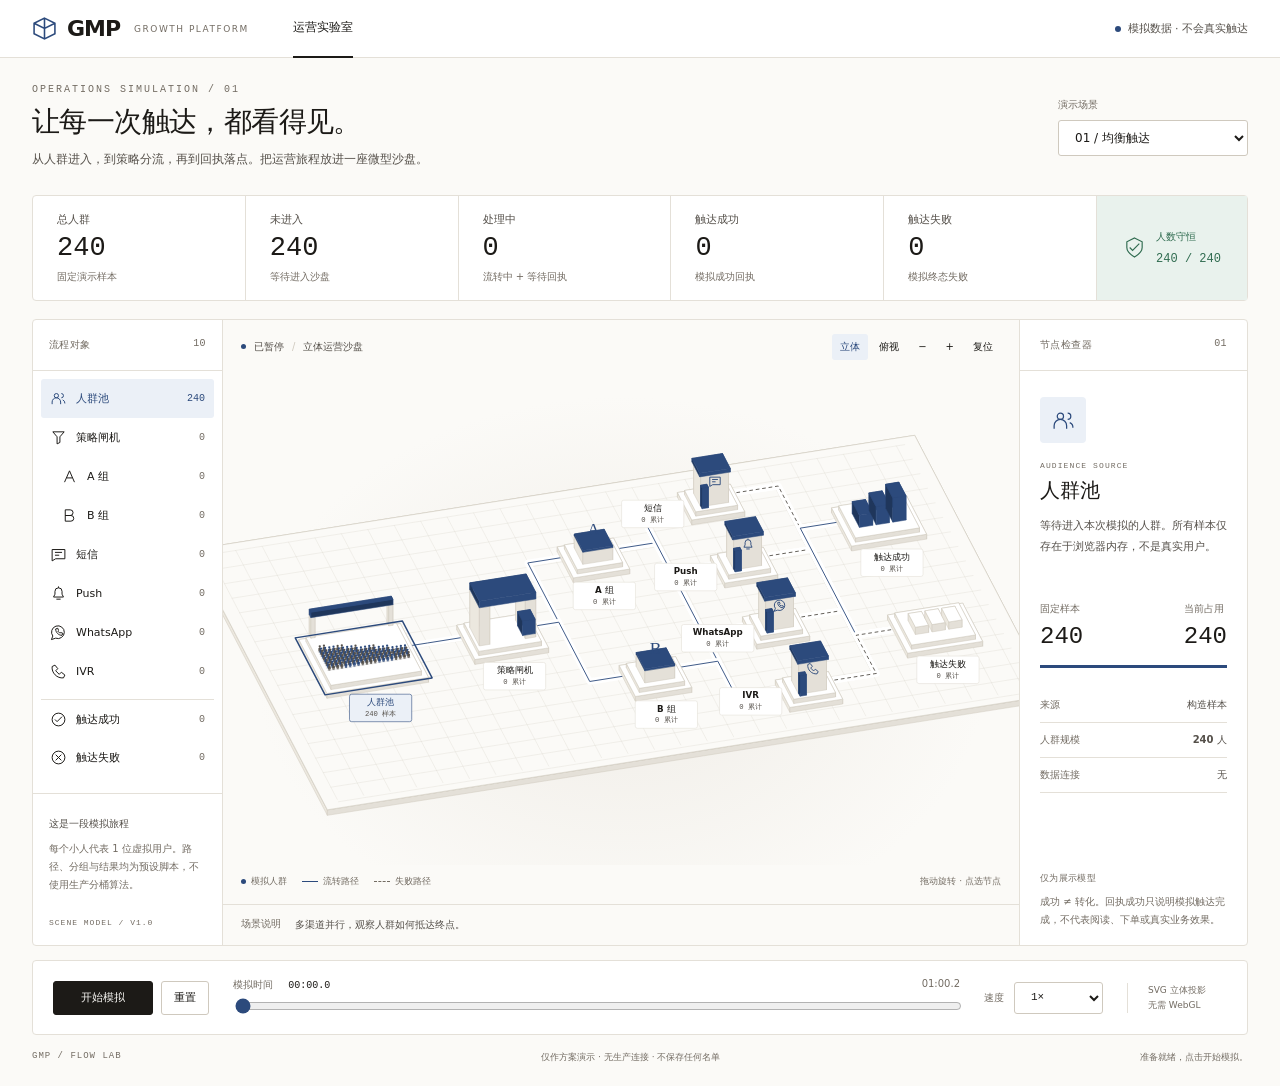
<file: gmp-core/cmd/gmp-flow-demo/web/index.html>
<!doctype html>
<html lang="zh-CN">
<head>
<meta charset="utf-8"><meta name="viewport" content="width=device-width, initial-scale=1">
<meta name="description" content="GMP 运营流程沙盘：使用构造数据演示人群、分流、触达与回执，不连接真实渠道。">
<title>GMP · 运营流程沙盘</title>
<link rel="stylesheet" href="./style.css">
<script type="module" src="./app.mjs"></script>
</head>
<body>
<header class="topbar"><a class="brand" href="./" aria-label="GMP 演示首页"><svg viewBox="0 0 24 24" aria-hidden="true"><path d="m12 2 10 5v10l-10 5-10-5V7zm0 0v10m10-5-10 5L2 7m10 5v10"/></svg>GMP <span>GROWTH PLATFORM</span></a><span class="topnav">运营实验室</span><span class="demo-badge"><span></span>模拟数据 · 不会真实触达</span></header>
<main>
<section class="intro"><div><p class="eyebrow">OPERATIONS SIMULATION / 01</p><h1>让每一次触达，都看得见。</h1><p class="subtitle">从人群进入，到策略分流，再到回执落点。把运营旅程放进一座微型沙盘。</p></div><div class="scene-selector"><label for="scenario">演示场景</label><select id="scenario"><option value="baseline">01 / 均衡触达</option><option value="pressure">02 / 回执延迟</option><option value="recovery">03 / 优化示意</option></select></div></section>
<section class="metrics" aria-label="实时模拟统计"><div class="metric"><span>总人群</span><strong id="total">240</strong><small>固定演示样本</small></div><div class="metric"><span>未进入</span><strong id="queued">240</strong><small>等待进入沙盘</small></div><div class="metric"><span>处理中</span><strong id="active">0</strong><small>流转中 + 等待回执</small></div><div class="metric"><span>触达成功</span><strong id="success">0</strong><small>模拟成功回执</small></div><div class="metric"><span>触达失败</span><strong id="failed">0</strong><small>模拟终态失败</small></div><div class="balance"><svg viewBox="0 0 24 24" aria-hidden="true"><path d="m7 12 3 3 7-7M12 2l8 4v6c0 5-8 10-8 10S4 17 4 12V6z"/></svg><span>人数守恒<strong id="balance">240 / 240</strong></span></div></section>
<section class="workspace">
<aside class="left-panel"><div class="panel-label"><span>流程对象</span><span id="node-total">10</span></div><div id="node-list" class="node-list" aria-label="选择流程节点"></div><div class="left-note"><span class="tiny-heading">这是一段模拟旅程</span><p>每个小人代表 1 位虚拟用户。路径、分组与结果均为预设脚本，不使用生产分桶算法。</p><span class="version">SCENE MODEL / V1.0</span></div></aside>
<div class="world-wrap"><div class="world-toolbar"><div class="world-title"><span class="live-dot"></span><span id="play-state">已暂停</span><span class="divider">/</span><span>立体运营沙盘</span></div><div class="view-controls" aria-label="视角控制"><button id="isometric" class="active" aria-pressed="true">立体</button><button id="top" aria-pressed="false">俯视</button><button id="zoom-out" aria-label="缩小">−</button><button id="zoom-in" aria-label="放大">+</button><button id="view-reset" aria-label="重置视角">复位</button></div></div>
<div class="world" id="world"><svg id="scene" viewBox="0 0 1100 680" role="img" aria-labelledby="scene-title scene-desc"><title id="scene-title">运营流程立体沙盘</title><desc id="scene-desc">左侧人群穿过策略闸机，分到 A/B 两组，再经过短信、Push、WhatsApp、IVR，抵达成功或失败。节点详情可通过左侧按钮访问。</desc><defs><pattern id="floor-grid" width="40" height="40" patternUnits="userSpaceOnUse"><path d="M40 0H0V40" fill="none" stroke="#e4e0d8" stroke-width=".6"/></pattern></defs><g id="ground"></g><g id="routes"></g><g id="objects"></g><g id="labels"></g></svg></div>
<div class="world-foot"><span><span class="legend-dot"></span>模拟人群 <span class="legend-line"></span>流转路径 <span class="legend-dash"></span>失败路径</span><span>拖动旋转 · 点选节点</span></div><div class="scenario-note"><span>场景说明</span><p id="scenario-note">多渠道并行，观察人群如何抵达终点。</p></div></div>
<aside class="detail-panel" aria-labelledby="detail-title"><div class="panel-label"><span>节点检查器</span><span id="detail-index">01</span></div><div id="detail-icon" class="detail-icon"></div><p class="detail-kind" id="detail-kind">AUDIENCE SOURCE</p><h2 id="detail-title">人群池</h2><p id="detail-desc" class="detail-desc"></p><div class="detail-stats"><div><span id="arrived-label">固定样本</span><strong id="detail-arrived">240</strong></div><div><span>当前占用</span><strong id="detail-active">240</strong></div></div><div class="mini-track"><span id="detail-progress"></span></div><div id="detail-rules" class="detail-rules"></div><div class="detail-bottom"><span>仅为展示模型</span><p>成功 ≠ 转化。回执成功只说明模拟触达完成，不代表阅读、下单或真实业务效果。</p></div></aside>
</section>
<section class="transport" aria-label="模拟播放控制"><div class="play-controls"><button id="play" class="primary">开始模拟</button><button id="reset" aria-label="重置模拟">重置</button></div><div class="timeline"><div><span>模拟时间 <strong id="time">00:00.0</strong></span><span id="duration">01:00.2</span></div><input id="timeline" type="range" min="0" max="60.24" step="any" value="0" aria-label="模拟时间位置"></div><label class="speed">速度<select id="speed"><option value="0.5">0.5×</option><option value="1" selected>1×</option><option value="2">2×</option><option value="4">4×</option></select></label><span class="motion-note" id="motion-note">SVG 立体投影<br>无需 WebGL</span></section>
<footer><span>GMP / FLOW LAB</span><span>仅作方案演示 · 无生产连接 · 不保存任何名单</span><span id="status-message" role="status" aria-live="polite">准备就绪，点击开始模拟。</span></footer>
</main>
<noscript>此演示需要 JavaScript。它仅在浏览器内计算模拟数据，不连接任何外部渠道。</noscript>
</body>
</html>
</file>
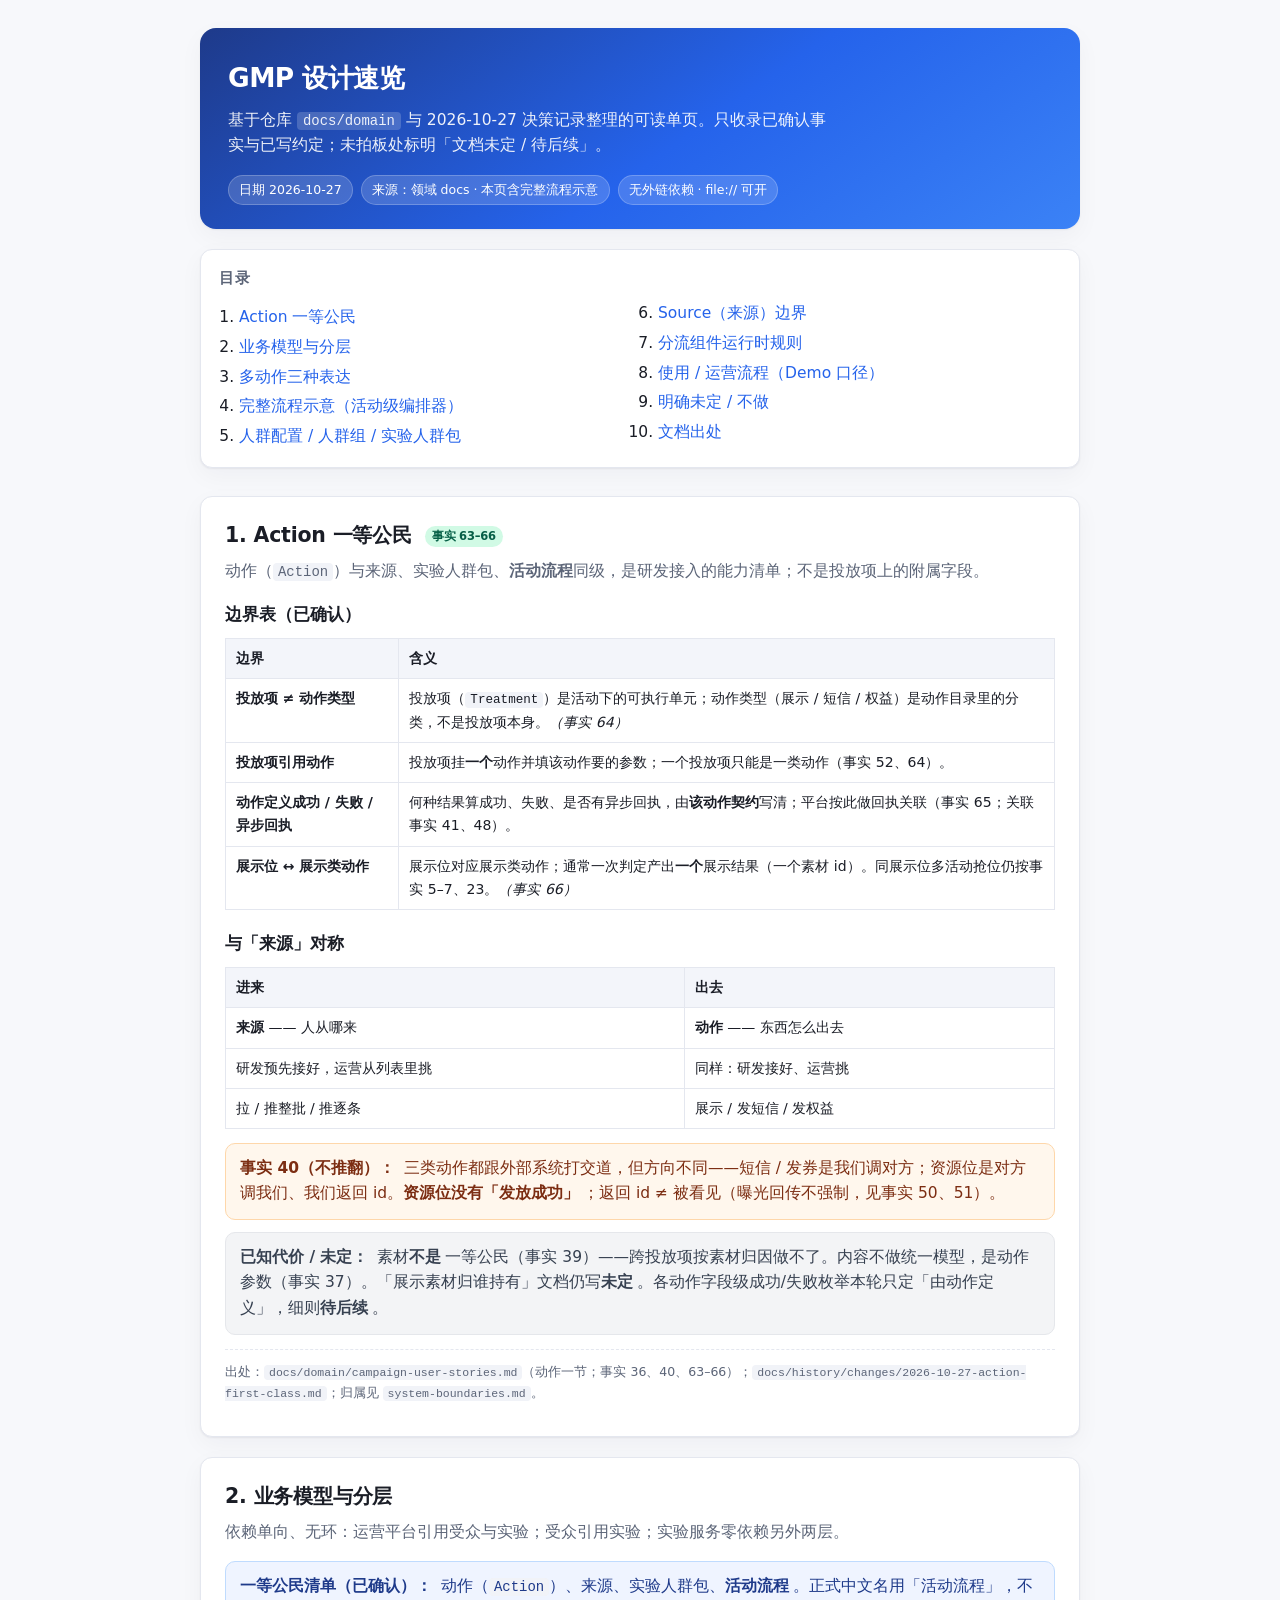
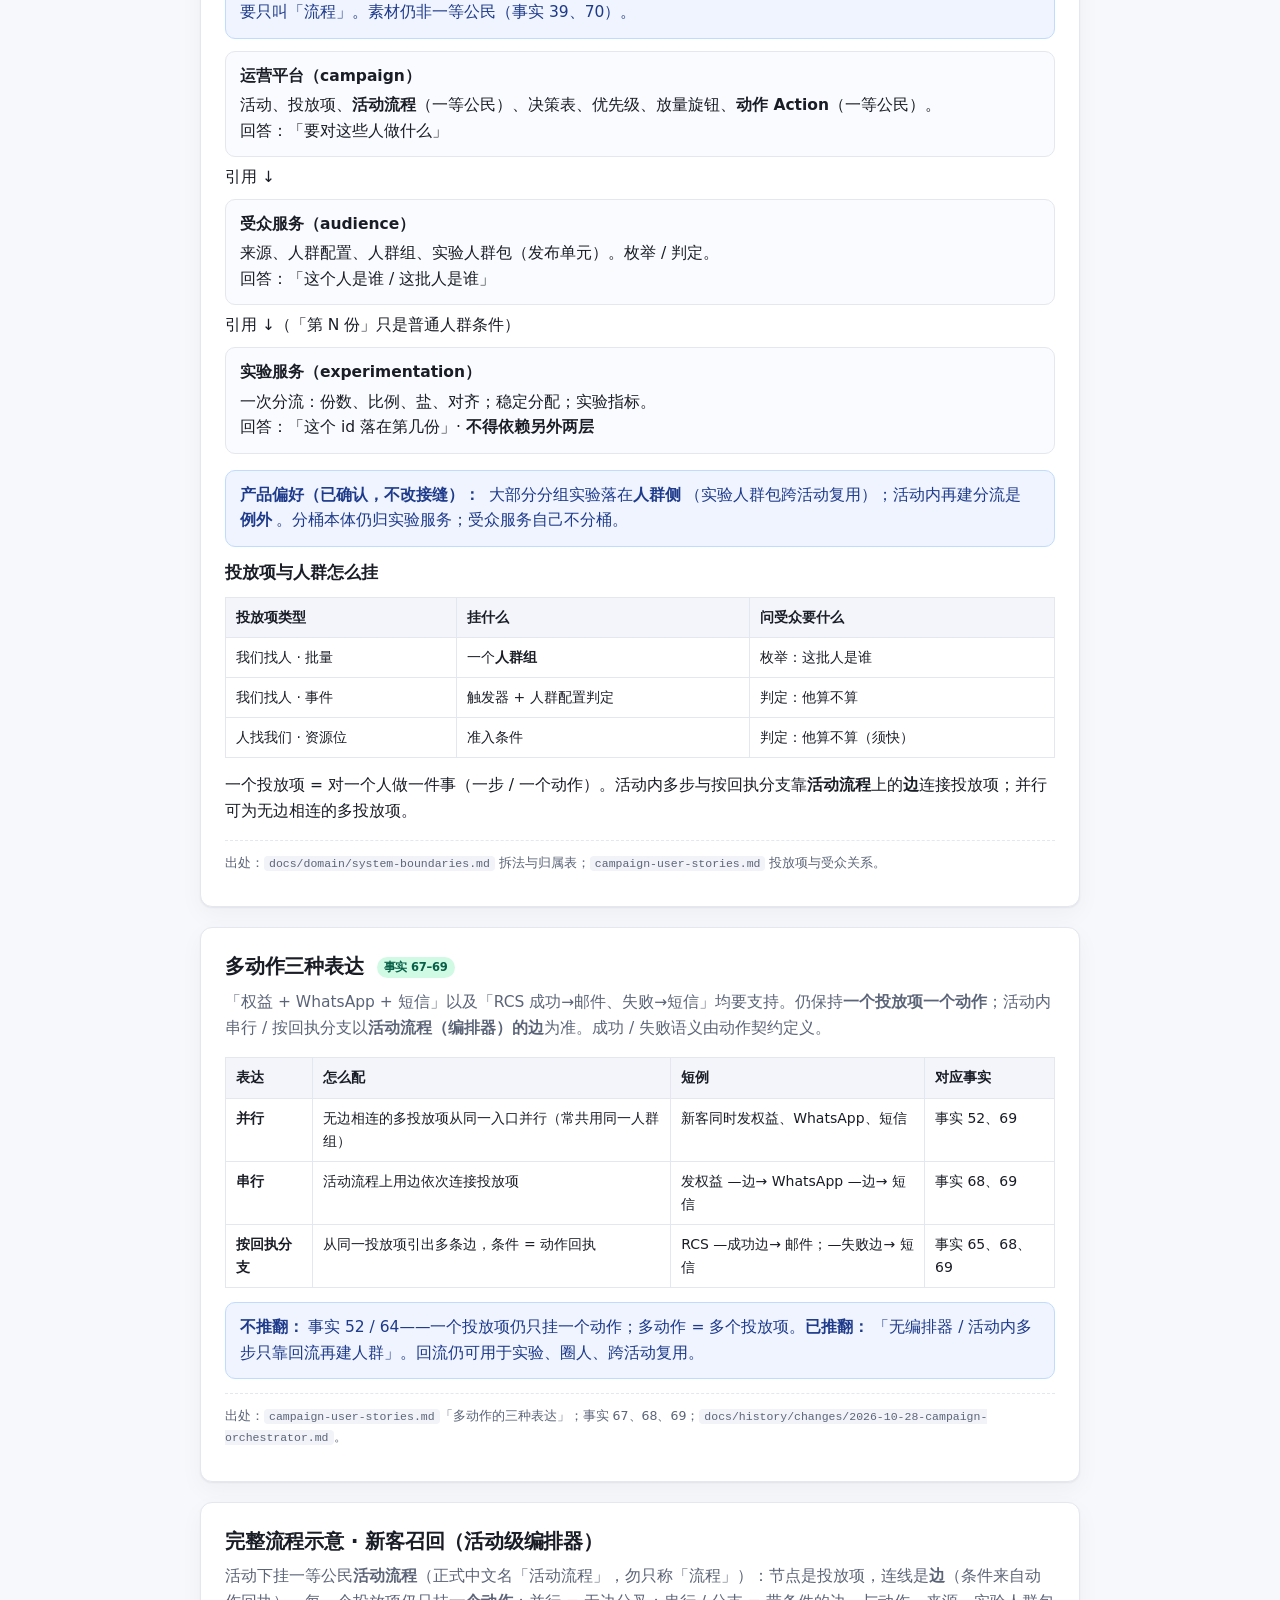
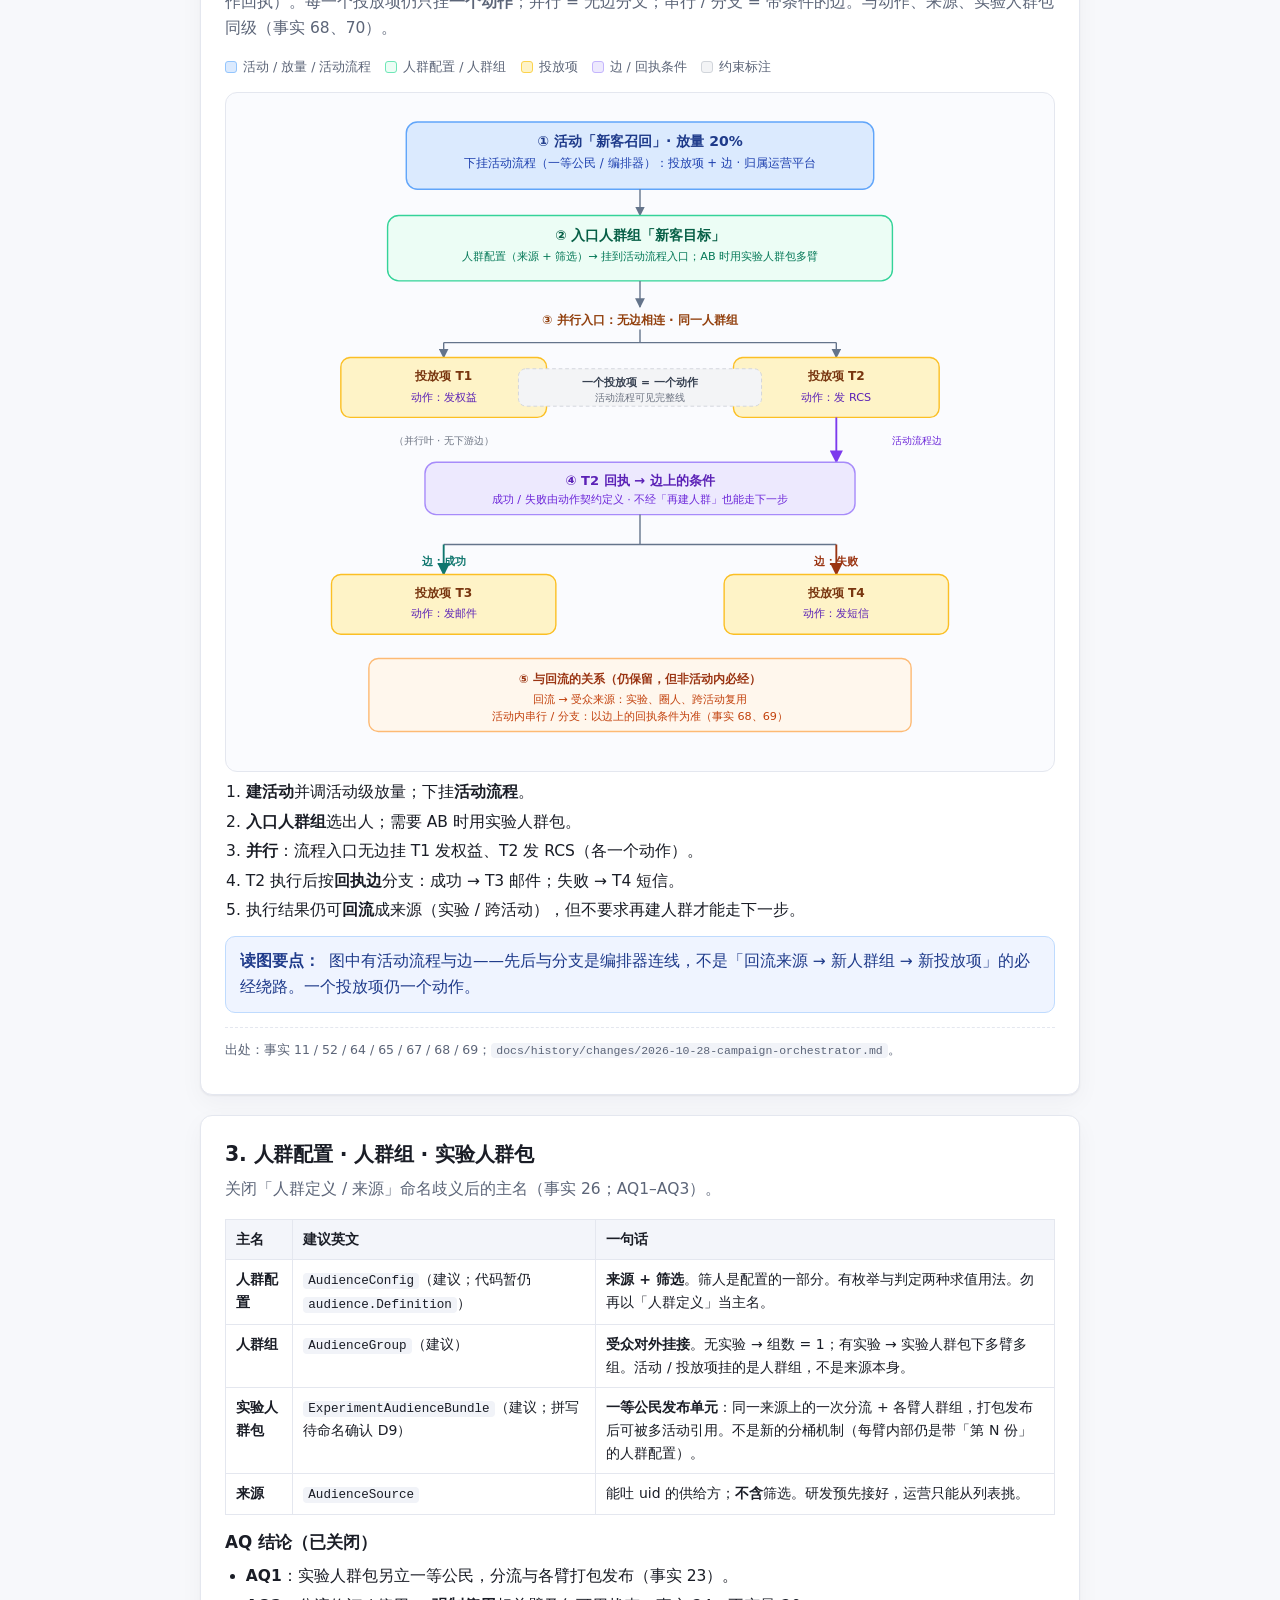
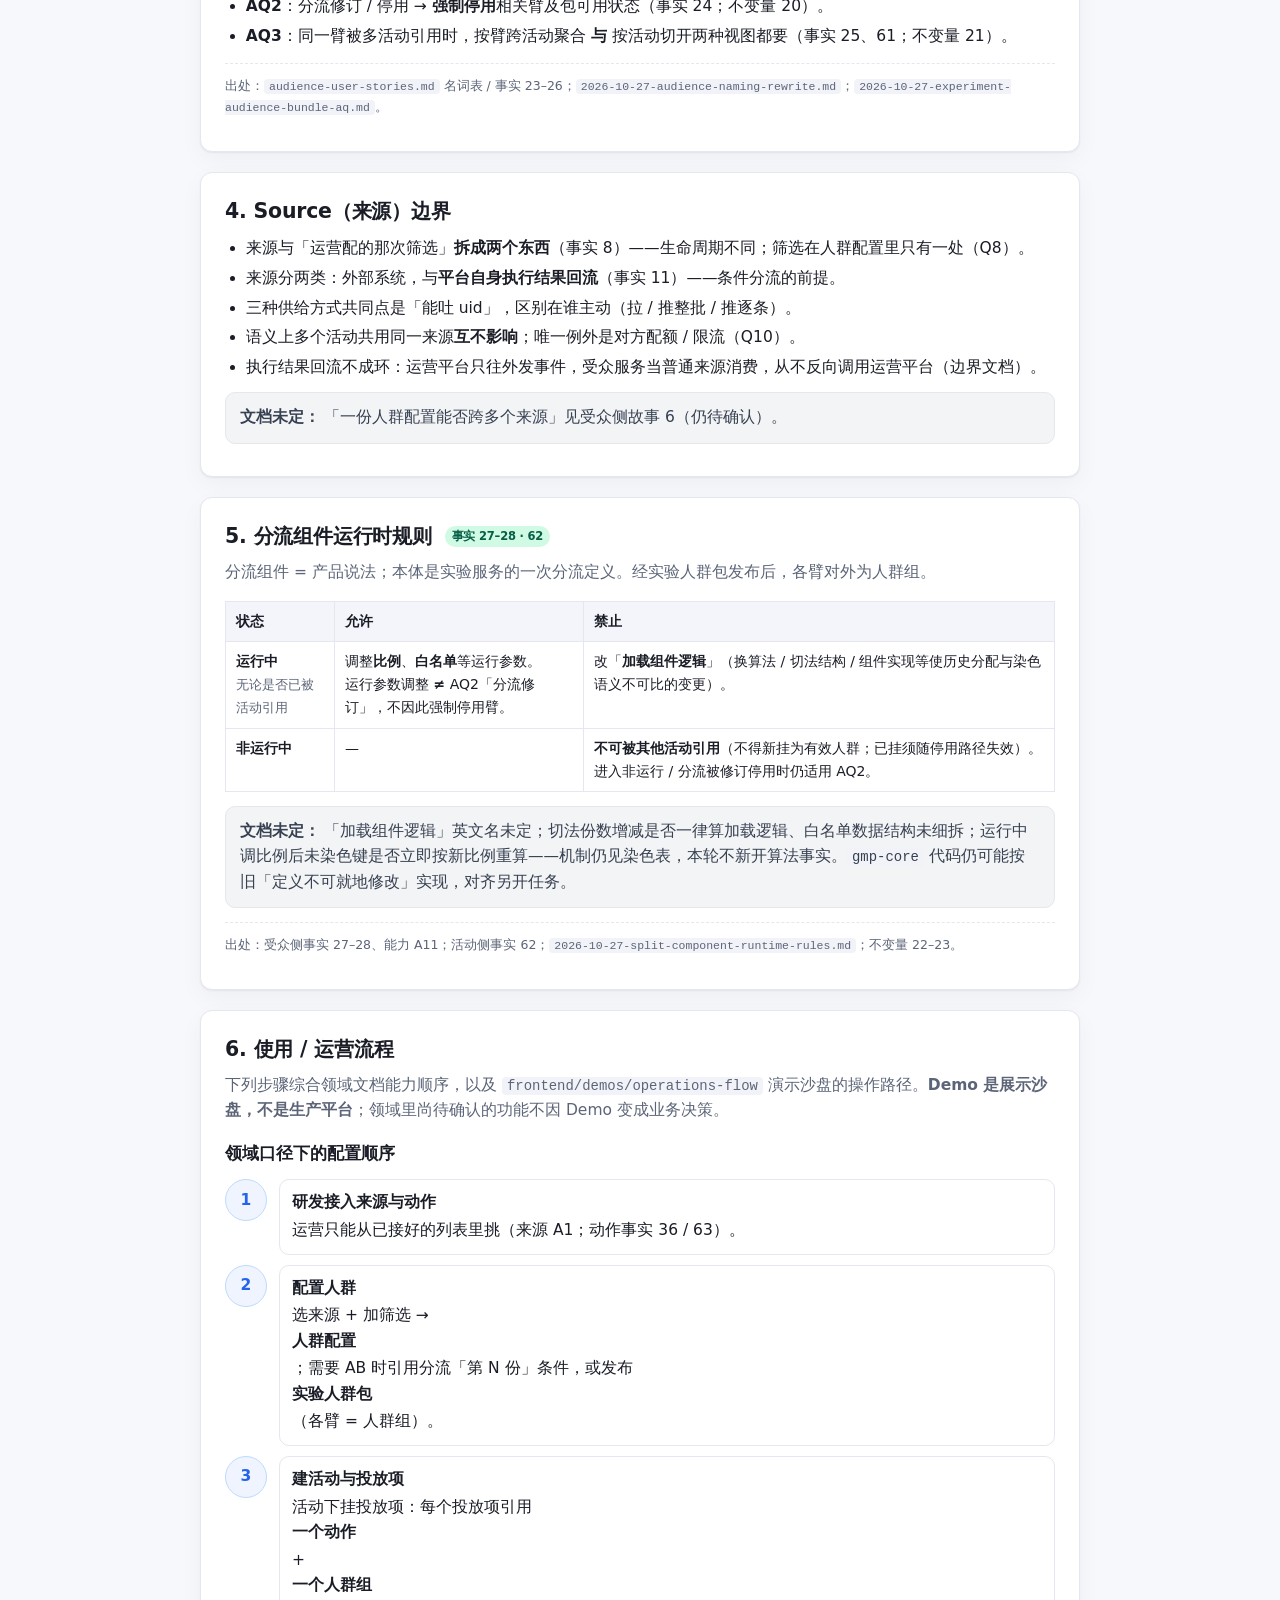
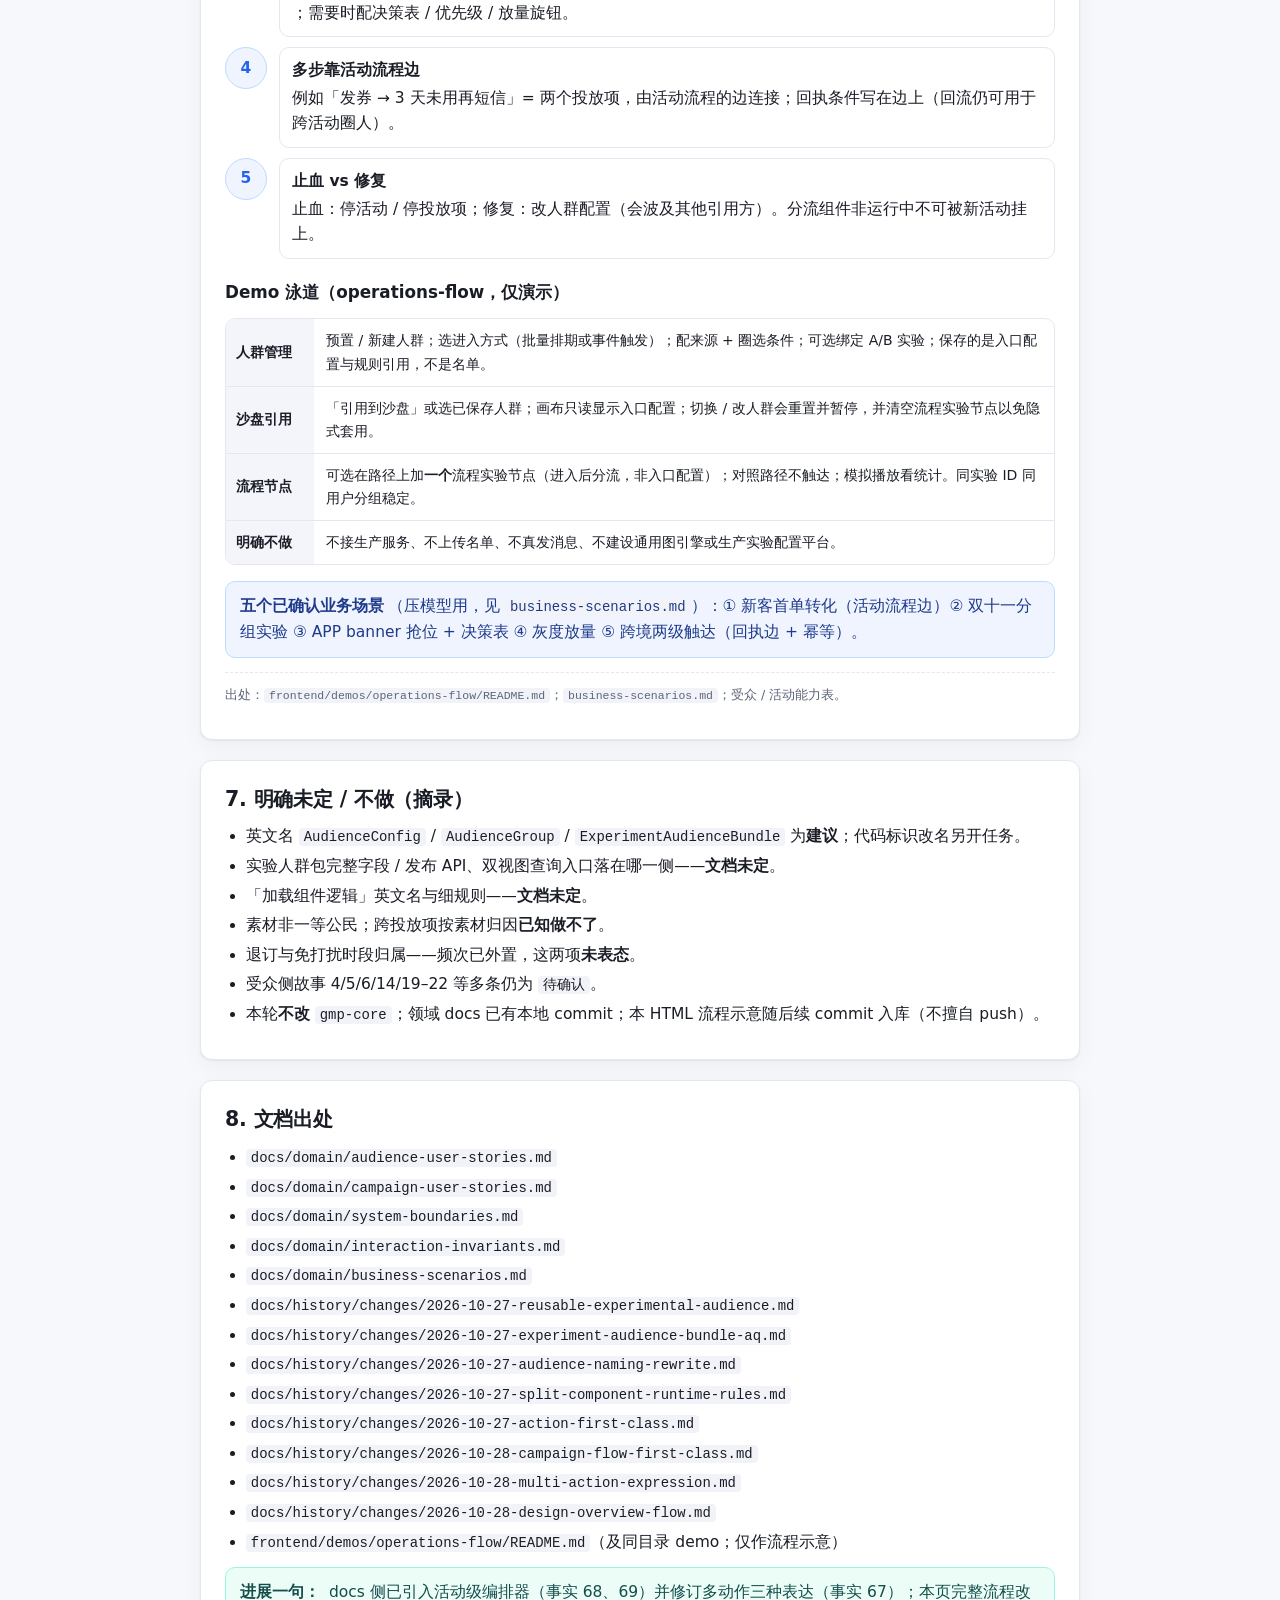
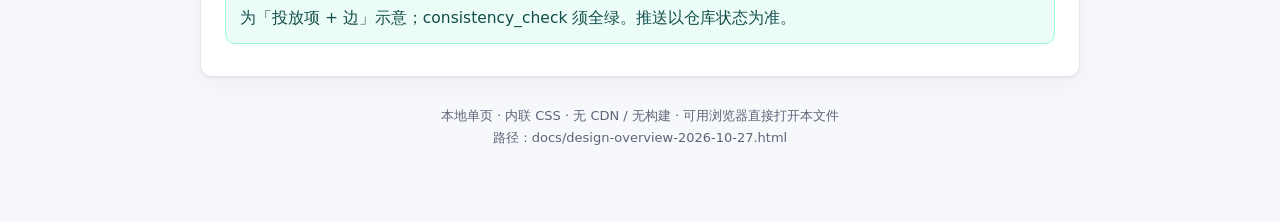
<file: docs/design-overview-2026-10-27.html>
<!DOCTYPE html>
<html lang="zh-CN">
<head>
<meta charset="utf-8" />
<meta name="viewport" content="width=device-width, initial-scale=1" />
<title>GMP 设计速览 · 2026-10-27</title>
<style>
  :root {
    --bg: #f7f8fb;
    --card: #ffffff;
    --ink: #1a1d26;
    --muted: #5c6578;
    --line: #e4e7ef;
    --accent: #2563eb;
    --accent-soft: #eff4ff;
    --ok: #0f766e;
    --ok-bg: #ecfdf8;
    --warn: #9a3412;
    --warn-bg: #fff7ed;
    --pending: #6b7280;
    --pending-bg: #f3f4f6;
    --shadow: 0 1px 2px rgba(16,24,40,.06), 0 8px 24px rgba(16,24,40,.04);
    --radius: 12px;
    --mono: ui-monospace, SFMono-Regular, Menlo, Consolas, monospace;
    --sans: "Segoe UI", "PingFang SC", "Hiragino Sans GB", "Microsoft YaHei", system-ui, sans-serif;
  }
  * { box-sizing: border-box; }
  html { scroll-behavior: smooth; }
  body {
    margin: 0;
    font-family: var(--sans);
    color: var(--ink);
    background: var(--bg);
    line-height: 1.65;
    font-size: 15.5px;
  }
  a { color: var(--accent); text-decoration: none; }
  a:hover { text-decoration: underline; }
  .wrap {
    max-width: 920px;
    margin: 0 auto;
    padding: 28px 20px 80px;
  }
  header.hero {
    background: linear-gradient(145deg, #1e3a8a 0%, #2563eb 55%, #3b82f6 100%);
    color: #fff;
    border-radius: 16px;
    padding: 28px 28px 24px;
    box-shadow: var(--shadow);
    margin-bottom: 20px;
  }
  header.hero h1 {
    margin: 0 0 8px;
    font-size: 1.65rem;
    font-weight: 700;
    letter-spacing: -.02em;
  }
  header.hero p {
    margin: 0;
    opacity: .92;
    max-width: 62ch;
  }
  .meta {
    display: flex;
    flex-wrap: wrap;
    gap: 8px;
    margin-top: 16px;
  }
  .chip {
    display: inline-flex;
    align-items: center;
    gap: 6px;
    padding: 4px 10px;
    border-radius: 999px;
    font-size: 12.5px;
    background: rgba(255,255,255,.16);
    border: 1px solid rgba(255,255,255,.22);
  }
  nav.toc {
    background: var(--card);
    border: 1px solid var(--line);
    border-radius: var(--radius);
    padding: 16px 18px;
    box-shadow: var(--shadow);
    margin-bottom: 28px;
  }
  nav.toc h2 {
    margin: 0 0 10px;
    font-size: 0.95rem;
    color: var(--muted);
    font-weight: 600;
    text-transform: uppercase;
    letter-spacing: .04em;
  }
  nav.toc ol {
    margin: 0;
    padding-left: 1.25rem;
    columns: 1;
  }
  @media (min-width: 640px) {
    nav.toc ol { columns: 2; }
  }
  nav.toc li { margin: 4px 0; break-inside: avoid; }
  section.block {
    background: var(--card);
    border: 1px solid var(--line);
    border-radius: var(--radius);
    padding: 22px 24px 20px;
    box-shadow: var(--shadow);
    margin-bottom: 20px;
  }
  section.block > h2 {
    margin: 0 0 6px;
    font-size: 1.28rem;
    letter-spacing: -.01em;
  }
  .lede {
    color: var(--muted);
    margin: 0 0 16px;
  }
  h3 {
    margin: 20px 0 8px;
    font-size: 1.05rem;
  }
  h3:first-of-type { margin-top: 8px; }
  table {
    width: 100%;
    border-collapse: collapse;
    font-size: 14px;
    margin: 10px 0 14px;
  }
  th, td {
    border: 1px solid var(--line);
    padding: 8px 10px;
    vertical-align: top;
    text-align: left;
  }
  th {
    background: #f3f5fa;
    font-weight: 600;
    white-space: nowrap;
  }
  code, .mono {
    font-family: var(--mono);
    font-size: 0.9em;
  }
  code {
    background: #f1f3f8;
    padding: 1px 5px;
    border-radius: 4px;
  }
  .callout {
    border-radius: 10px;
    padding: 12px 14px;
    margin: 12px 0;
    border: 1px solid transparent;
  }
  .callout.ok { background: var(--ok-bg); border-color: #99f6e4; color: #134e4a; }
  .callout.warn { background: var(--warn-bg); border-color: #fed7aa; color: #7c2d12; }
  .callout.note { background: var(--accent-soft); border-color: #bfdbfe; color: #1e3a8a; }
  .callout.pending { background: var(--pending-bg); border-color: #e5e7eb; color: #374151; }
  .callout strong { display: inline-block; margin-right: 4px; }
  ul.compact, ol.compact { margin: 8px 0 12px; padding-left: 1.3rem; }
  ul.compact li, ol.compact li { margin: 4px 0; }
  .layers {
    display: grid;
    gap: 8px;
    margin: 12px 0 16px;
  }
  .layer {
    border: 1px solid var(--line);
    border-radius: 10px;
    padding: 12px 14px;
    background: #fafbfe;
  }
  .layer .title {
    font-weight: 700;
    margin-bottom: 4px;
  }
  .layer .arrow {
    text-align: center;
    color: var(--muted);
    font-size: 13px;
    margin: -2px 0;
  }
  .flow {
    display: grid;
    gap: 10px;
    margin: 12px 0;
  }
  .step {
    display: grid;
    grid-template-columns: 42px 1fr;
    gap: 12px;
    align-items: start;
  }
  .step .n {
    width: 42px;
    height: 42px;
    border-radius: 50%;
    background: var(--accent-soft);
    color: var(--accent);
    display: flex;
    align-items: center;
    justify-content: center;
    font-weight: 700;
    border: 1px solid #bfdbfe;
  }
  .step .body {
    border: 1px solid var(--line);
    border-radius: 10px;
    padding: 10px 12px;
    background: #fff;
  }
  .step .body strong { display: block; margin-bottom: 2px; }
  .swim {
    display: grid;
    grid-template-columns: 88px 1fr;
    gap: 0;
    border: 1px solid var(--line);
    border-radius: 10px;
    overflow: hidden;
    margin: 12px 0 16px;
    font-size: 14px;
  }
  .swim .lane-label {
    background: #f3f5fa;
    padding: 10px;
    font-weight: 600;
    border-bottom: 1px solid var(--line);
    display: flex;
    align-items: center;
  }
  .swim .lane-body {
    padding: 10px 12px;
    border-bottom: 1px solid var(--line);
  }
  .swim > *:nth-last-child(-n+2) { border-bottom: none; }
  footer {
    margin-top: 28px;
    color: var(--muted);
    font-size: 13px;
    text-align: center;
  }
  .src {
    font-size: 12.5px;
    color: var(--muted);
    margin-top: 14px;
    padding-top: 12px;
    border-top: 1px dashed var(--line);
  }
  .src code { font-size: 11.5px; }
  .tag {
    display: inline-block;
    font-size: 11.5px;
    padding: 1px 7px;
    border-radius: 999px;
    background: #eef2ff;
    color: #3730a3;
    margin-left: 6px;
    vertical-align: middle;
  }
  .tag.pending { background: var(--pending-bg); color: #4b5563; }
  .tag.ok { background: #d1fae5; color: #065f46; }

  /* 完整流程示意 */
  .flow-demo {
    margin: 14px 0 8px;
    border: 1px solid var(--line);
    border-radius: 12px;
    background: #fafbfe;
    padding: 14px 12px 10px;
    overflow-x: auto;
  }
  .flow-demo svg {
    display: block;
    margin: 0 auto;
    max-width: 100%;
    height: auto;
  }
  .flow-legend {
    display: flex;
    flex-wrap: wrap;
    gap: 8px 14px;
    margin: 10px 0 4px;
    font-size: 12.5px;
    color: var(--muted);
  }
  .flow-legend span {
    display: inline-flex;
    align-items: center;
    gap: 6px;
  }
  .flow-legend i {
    display: inline-block;
    width: 12px;
    height: 12px;
    border-radius: 3px;
    border: 1px solid transparent;
  }
  .flow-legend .lg-camp { background: #dbeafe; border-color: #93c5fd; }
  .flow-legend .lg-aud { background: #ecfdf5; border-color: #6ee7b7; }
  .flow-legend .lg-treat { background: #fef3c7; border-color: #fcd34d; }
  .flow-legend .lg-act { background: #ede9fe; border-color: #c4b5fd; }
  .flow-legend .lg-note { background: #f3f4f6; border-color: #d1d5db; }
  .flow-caption {
    font-size: 13px;
    color: var(--muted);
    margin: 8px 0 0;
  }
</style>
</head>
<body>
<div class="wrap">

<header class="hero">
  <h1>GMP 设计速览</h1>
  <p>基于仓库 <code style="background:rgba(255,255,255,.2);color:#fff;padding:1px 6px;border-radius:4px;">docs/domain</code> 与 2026-10-27 决策记录整理的可读单页。只收录已确认事实与已写约定；未拍板处标明「文档未定 / 待后续」。</p>
  <div class="meta">
    <span class="chip">日期 2026-10-27</span>
    <span class="chip">来源：领域 docs · 本页含完整流程示意</span>
    <span class="chip">无外链依赖 · file:// 可开</span>
  </div>
</header>

<nav class="toc" aria-label="目录">
  <h2>目录</h2>
  <ol>
    <li><a href="#action">Action 一等公民</a></li>
    <li><a href="#model">业务模型与分层</a></li>
    <li><a href="#multi-action">多动作三种表达</a></li>
    <li><a href="#full-flow">完整流程示意（活动级编排器）</a></li>
    <li><a href="#audience-names">人群配置 / 人群组 / 实验人群包</a></li>
    <li><a href="#source">Source（来源）边界</a></li>
    <li><a href="#split-runtime">分流组件运行时规则</a></li>
    <li><a href="#ops-flow">使用 / 运营流程（Demo 口径）</a></li>
    <li><a href="#open">明确未定 / 不做</a></li>
    <li><a href="#sources">文档出处</a></li>
  </ol>
</nav>

<!-- ========== 1 Action ========== -->
<section class="block" id="action">
  <h2>1. Action 一等公民 <span class="tag ok">事实 63–66</span></h2>
  <p class="lede">动作（<code>Action</code>）与来源、实验人群包、<strong>活动流程</strong>同级，是研发接入的能力清单；不是投放项上的附属字段。</p>

  <h3>边界表（已确认）</h3>
  <table>
    <thead><tr><th>边界</th><th>含义</th></tr></thead>
    <tbody>
      <tr>
        <td><strong>投放项 ≠ 动作类型</strong></td>
        <td>投放项（<code>Treatment</code>）是活动下的可执行单元；动作类型（展示 / 短信 / 权益）是动作目录里的分类，不是投放项本身。<em>（事实 64）</em></td>
      </tr>
      <tr>
        <td><strong>投放项引用动作</strong></td>
        <td>投放项挂<strong>一个</strong>动作并填该动作要的参数；一个投放项只能是一类动作（事实 52、64）。</td>
      </tr>
      <tr>
        <td><strong>动作定义成功 / 失败 / 异步回执</strong></td>
        <td>何种结果算成功、失败、是否有异步回执，由<strong>该动作契约</strong>写清；平台按此做回执关联（事实 65；关联事实 41、48）。</td>
      </tr>
      <tr>
        <td><strong>展示位 ↔ 展示类动作</strong></td>
        <td>展示位对应展示类动作；通常一次判定产出<strong>一个</strong>展示结果（一个素材 id）。同展示位多活动抢位仍按事实 5–7、23。<em>（事实 66）</em></td>
      </tr>
    </tbody>
  </table>

  <h3>与「来源」对称</h3>
  <table>
    <thead><tr><th>进来</th><th>出去</th></tr></thead>
    <tbody>
      <tr><td><strong>来源</strong> —— 人从哪来</td><td><strong>动作</strong> —— 东西怎么出去</td></tr>
      <tr><td>研发预先接好，运营从列表里挑</td><td>同样：研发接好、运营挑</td></tr>
      <tr><td>拉 / 推整批 / 推逐条</td><td>展示 / 发短信 / 发权益</td></tr>
    </tbody>
  </table>

  <div class="callout warn">
    <strong>事实 40（不推翻）：</strong>
    三类动作都跟外部系统打交道，但方向不同——短信 / 发券是我们调对方；资源位是对方调我们、我们返回 id。<strong>资源位没有「发放成功」</strong>；返回 id ≠ 被看见（曝光回传不强制，见事实 50、51）。
  </div>

  <div class="callout pending">
    <strong>已知代价 / 未定：</strong>
    素材<strong>不是</strong>一等公民（事实 39）——跨投放项按素材归因做不了。内容不做统一模型，是动作参数（事实 37）。「展示素材归谁持有」文档仍写<strong>未定</strong>。各动作字段级成功/失败枚举本轮只定「由动作定义」，细则<strong>待后续</strong>。
  </div>

  <p class="src">出处：<code>docs/domain/campaign-user-stories.md</code>（动作一节；事实 36、40、63–66）；<code>docs/history/changes/2026-10-27-action-first-class.md</code>；归属见 <code>system-boundaries.md</code>。</p>
</section>

<!-- ========== 2 Model ========== -->
<section class="block" id="model">
  <h2>2. 业务模型与分层</h2>
  <p class="lede">依赖单向、无环：运营平台引用受众与实验；受众引用实验；实验服务零依赖另外两层。</p>


  <div class="callout note">
    <strong>一等公民清单（已确认）：</strong>
    动作（<code>Action</code>）、来源、实验人群包、<strong>活动流程</strong>。正式中文名用「活动流程」，不要只叫「流程」。素材仍非一等公民（事实 39、70）。
  </div>


  <div class="layers">
    <div class="layer">
      <div class="title">运营平台（campaign）</div>
      活动、投放项、<strong>活动流程</strong>（一等公民）、决策表、优先级、放量旋钮、<strong>动作 Action</strong>（一等公民）。<br />
      回答：「要对这些人做什么」
    </div>
    <div class="arrow">引用 ↓</div>
    <div class="layer">
      <div class="title">受众服务（audience）</div>
      来源、人群配置、人群组、实验人群包（发布单元）。枚举 / 判定。<br />
      回答：「这个人是谁 / 这批人是谁」
    </div>
    <div class="arrow">引用 ↓（「第 N 份」只是普通人群条件）</div>
    <div class="layer">
      <div class="title">实验服务（experimentation）</div>
      一次分流：份数、比例、盐、对齐；稳定分配；实验指标。<br />
      回答：「这个 id 落在第几份」· <strong>不得依赖另外两层</strong>
    </div>
  </div>

  <div class="callout note">
    <strong>产品偏好（已确认，不改接缝）：</strong>
    大部分分组实验落在<strong>人群侧</strong>（实验人群包跨活动复用）；活动内再建分流是<strong>例外</strong>。分桶本体仍归实验服务；受众服务自己不分桶。
  </div>

  <h3>投放项与人群怎么挂</h3>
  <table>
    <thead><tr><th>投放项类型</th><th>挂什么</th><th>问受众要什么</th></tr></thead>
    <tbody>
      <tr><td>我们找人 · 批量</td><td>一个<strong>人群组</strong></td><td>枚举：这批人是谁</td></tr>
      <tr><td>我们找人 · 事件</td><td>触发器 + 人群配置判定</td><td>判定：他算不算</td></tr>
      <tr><td>人找我们 · 资源位</td><td>准入条件</td><td>判定：他算不算（须快）</td></tr>
    </tbody>
  </table>
  <p>一个投放项 = 对一个人做一件事（一步 / 一个动作）。活动内多步与按回执分支靠<strong>活动流程</strong>上的<strong>边</strong>连接投放项；并行可为无边相连的多投放项。</p>

  <p class="src">出处：<code>docs/domain/system-boundaries.md</code> 拆法与归属表；<code>campaign-user-stories.md</code> 投放项与受众关系。</p>
</section>

<!-- ========== Multi-action ========== -->
<section class="block" id="multi-action">
  <h2>多动作三种表达 <span class="tag ok">事实 67–69</span></h2>
  <p class="lede">「权益 + WhatsApp + 短信」以及「RCS 成功→邮件、失败→短信」均要支持。仍保持<strong>一个投放项一个动作</strong>；活动内串行 / 按回执分支以<strong>活动流程（编排器）的边</strong>为准。成功 / 失败语义由动作契约定义。</p>

  <table>
    <thead><tr><th>表达</th><th>怎么配</th><th>短例</th><th>对应事实</th></tr></thead>
    <tbody>
      <tr>
        <td><strong>并行</strong></td>
        <td>无边相连的多投放项从同一入口并行（常共用同一人群组）</td>
        <td>新客同时发权益、WhatsApp、短信</td>
        <td>事实 52、69</td>
      </tr>
      <tr>
        <td><strong>串行</strong></td>
        <td>活动流程上用边依次连接投放项</td>
        <td>发权益 —边→ WhatsApp —边→ 短信</td>
        <td>事实 68、69</td>
      </tr>
      <tr>
        <td><strong>按回执分支</strong></td>
        <td>从同一投放项引出多条边，条件 = 动作回执</td>
        <td>RCS —成功边→ 邮件；—失败边→ 短信</td>
        <td>事实 65、68、69</td>
      </tr>
    </tbody>
  </table>

  <div class="callout note">
    <strong>不推翻：</strong>事实 52 / 64——一个投放项仍只挂一个动作；多动作 = 多个投放项。<strong>已推翻：</strong>「无编排器 / 活动内多步只靠回流再建人群」。回流仍可用于实验、圈人、跨活动复用。
  </div>

  <p class="src">出处：<code>campaign-user-stories.md</code>「多动作的三种表达」；事实 67、68、69；<code>docs/history/changes/2026-10-28-campaign-orchestrator.md</code>。</p>
</section>


<!-- ========== Full flow demo ========== -->
<section class="block" id="full-flow">
  <h2>完整流程示意 · 新客召回（活动级编排器）</h2>
  <p class="lede">活动下挂一等公民<strong>活动流程</strong>（正式中文名「活动流程」，勿只称「流程」）：节点是投放项，连线是<strong>边</strong>（条件来自动作回执）。每一个投放项仍只挂<strong>一个动作</strong>；并行 = 无边分叉；串行 / 分支 = 带条件的边。与动作、来源、实验人群包同级（事实 68、70）。</p>

  <div class="flow-legend" aria-hidden="true">
    <span><i class="lg-camp"></i>活动 / 放量 / 活动流程</span>
    <span><i class="lg-aud"></i>人群配置 / 人群组</span>
    <span><i class="lg-treat"></i>投放项</span>
    <span><i class="lg-act"></i>边 / 回执条件</span>
    <span><i class="lg-note"></i>约束标注</span>
  </div>

  <div class="flow-demo" role="img" aria-label="新客召回：活动流程用边连接投放项，并行与按回执分支">
    <svg xmlns="http://www.w3.org/2000/svg" viewBox="0 0 860 700" width="860" height="700" font-family="Segoe UI, PingFang SC, Microsoft YaHei, system-ui, sans-serif">
      <defs>
        <marker id="arrow" viewBox="0 0 10 10" refX="9" refY="5" markerWidth="7" markerHeight="7" orient="auto-start-reverse">
          <path d="M 0 0 L 10 5 L 0 10 z" fill="#64748b"/>
        </marker>
        <marker id="arrow-ok" viewBox="0 0 10 10" refX="9" refY="5" markerWidth="7" markerHeight="7" orient="auto-start-reverse">
          <path d="M 0 0 L 10 5 L 0 10 z" fill="#0f766e"/>
        </marker>
        <marker id="arrow-fail" viewBox="0 0 10 10" refX="9" refY="5" markerWidth="7" markerHeight="7" orient="auto-start-reverse">
          <path d="M 0 0 L 10 5 L 0 10 z" fill="#9a3412"/>
        </marker>
        <marker id="arrow-edge" viewBox="0 0 10 10" refX="9" refY="5" markerWidth="7" markerHeight="7" orient="auto-start-reverse">
          <path d="M 0 0 L 10 5 L 0 10 z" fill="#7c3aed"/>
        </marker>
      </defs>

      <!-- Stage 1: Campaign + flow -->
      <rect x="180" y="16" width="500" height="72" rx="12" fill="#dbeafe" stroke="#60a5fa" stroke-width="1.5"/>
      <text x="430" y="42" text-anchor="middle" font-size="15" font-weight="700" fill="#1e3a8a">① 活动「新客召回」· 放量 20%</text>
      <text x="430" y="64" text-anchor="middle" font-size="12.5" fill="#1e40af">下挂活动流程（一等公民 / 编排器）：投放项 + 边 · 归属运营平台</text>

      <line x1="430" y1="88" x2="430" y2="116" stroke="#64748b" stroke-width="1.5" marker-end="url(#arrow)"/>

      <!-- Stage 2: Audience entry -->
      <rect x="160" y="116" width="540" height="70" rx="12" fill="#ecfdf5" stroke="#34d399" stroke-width="1.5"/>
      <text x="430" y="142" text-anchor="middle" font-size="14.5" font-weight="700" fill="#065f46">② 入口人群组「新客目标」</text>
      <text x="430" y="164" text-anchor="middle" font-size="12" fill="#047857">人群配置（来源 + 筛选）→ 挂到活动流程入口；AB 时用实验人群包多臂</text>

      <line x1="430" y1="186" x2="430" y2="214" stroke="#64748b" stroke-width="1.5" marker-end="url(#arrow)"/>

      <!-- Stage 3: Parallel -->
      <text x="430" y="232" text-anchor="middle" font-size="13" font-weight="700" fill="#92400e">③ 并行入口：无边相连 · 同一人群组</text>

      <line x1="430" y1="238" x2="430" y2="252" stroke="#64748b" stroke-width="1.5"/>
      <line x1="220" y1="252" x2="640" y2="252" stroke="#64748b" stroke-width="1.5"/>
      <line x1="220" y1="252" x2="220" y2="268" stroke="#64748b" stroke-width="1.5" marker-end="url(#arrow)"/>
      <line x1="640" y1="252" x2="640" y2="268" stroke="#64748b" stroke-width="1.5" marker-end="url(#arrow)"/>

      <rect x="110" y="268" width="220" height="64" rx="10" fill="#fef3c7" stroke="#fbbf24" stroke-width="1.5"/>
      <text x="220" y="292" text-anchor="middle" font-size="13" font-weight="700" fill="#78350f">投放项 T1</text>
      <text x="220" y="314" text-anchor="middle" font-size="12" fill="#5b21b6">动作：发权益</text>

      <rect x="530" y="268" width="220" height="64" rx="10" fill="#fef3c7" stroke="#fbbf24" stroke-width="1.5"/>
      <text x="640" y="292" text-anchor="middle" font-size="13" font-weight="700" fill="#78350f">投放项 T2</text>
      <text x="640" y="314" text-anchor="middle" font-size="12" fill="#5b21b6">动作：发 RCS</text>

      <rect x="300" y="280" width="260" height="40" rx="8" fill="#f3f4f6" stroke="#d1d5db" stroke-width="1" stroke-dasharray="4 3"/>
      <text x="430" y="298" text-anchor="middle" font-size="11.5" font-weight="600" fill="#374151">一个投放项 = 一个动作</text>
      <text x="430" y="314" text-anchor="middle" font-size="11" fill="#6b7280">活动流程可见完整线</text>

      <!-- Edge from T2 down to branch hub -->
      <line x1="640" y1="332" x2="640" y2="380" stroke="#7c3aed" stroke-width="2" marker-end="url(#arrow-edge)"/>
      <text x="700" y="360" font-size="11" fill="#6d28d9">活动流程边</text>

      <!-- T1 ends (parallel leaf) -->
      <text x="220" y="360" text-anchor="middle" font-size="11" fill="#6b7280">（并行叶 · 无下游边）</text>

      <!-- Stage 4: receipt conditions as edges -->
      <rect x="200" y="380" width="460" height="56" rx="12" fill="#ede9fe" stroke="#a78bfa" stroke-width="1.5"/>
      <text x="430" y="404" text-anchor="middle" font-size="14" font-weight="700" fill="#5b21b6">④ T2 回执 → 边上的条件</text>
      <text x="430" y="424" text-anchor="middle" font-size="12" fill="#6d28d9">成功 / 失败由动作契约定义 · 不经「再建人群」也能走下一步</text>

      <line x1="430" y1="436" x2="430" y2="468" stroke="#64748b" stroke-width="1.5"/>
      <line x1="220" y1="468" x2="640" y2="468" stroke="#64748b" stroke-width="1.5"/>

      <!-- success edge -->
      <line x1="220" y1="468" x2="220" y2="500" stroke="#0f766e" stroke-width="2" marker-end="url(#arrow-ok)"/>
      <text x="220" y="490" text-anchor="middle" font-size="12" font-weight="700" fill="#0f766e">边：成功</text>

      <rect x="100" y="500" width="240" height="64" rx="10" fill="#fef3c7" stroke="#fbbf24" stroke-width="1.5"/>
      <text x="220" y="524" text-anchor="middle" font-size="13" font-weight="700" fill="#78350f">投放项 T3</text>
      <text x="220" y="546" text-anchor="middle" font-size="12" fill="#5b21b6">动作：发邮件</text>

      <!-- fail edge -->
      <line x1="640" y1="468" x2="640" y2="500" stroke="#9a3412" stroke-width="2" marker-end="url(#arrow-fail)"/>
      <text x="640" y="490" text-anchor="middle" font-size="12" font-weight="700" fill="#9a3412">边：失败</text>

      <rect x="520" y="500" width="240" height="64" rx="10" fill="#fef3c7" stroke="#fbbf24" stroke-width="1.5"/>
      <text x="640" y="524" text-anchor="middle" font-size="13" font-weight="700" fill="#78350f">投放项 T4</text>
      <text x="640" y="546" text-anchor="middle" font-size="12" fill="#5b21b6">动作：发短信</text>

      <!-- note -->
      <rect x="140" y="590" width="580" height="78" rx="10" fill="#fff7ed" stroke="#fdba74" stroke-width="1.5"/>
      <text x="430" y="616" text-anchor="middle" font-size="12.5" font-weight="700" fill="#9a3412">⑤ 与回流的关系（仍保留，但非活动内必经）</text>
      <text x="430" y="638" text-anchor="middle" font-size="12" fill="#c2410c">回流 → 受众来源：实验、圈人、跨活动复用</text>
      <text x="430" y="656" text-anchor="middle" font-size="12" fill="#c2410c">活动内串行 / 分支：以边上的回执条件为准（事实 68、69）</text>
    </svg>
  </div>

  <ol class="compact">
    <li><strong>建活动</strong>并调活动级放量；下挂<strong>活动流程</strong>。</li>
    <li><strong>入口人群组</strong>选出人；需要 AB 时用实验人群包。</li>
    <li><strong>并行</strong>：流程入口无边挂 T1 发权益、T2 发 RCS（各一个动作）。</li>
    <li>T2 执行后按<strong>回执边</strong>分支：成功 → T3 邮件；失败 → T4 短信。</li>
    <li>执行结果仍可<strong>回流</strong>成来源（实验 / 跨活动），但不要求再建人群才能走下一步。</li>
  </ol>

  <div class="callout note">
    <strong>读图要点：</strong>
    图中有活动流程与边——先后与分支是编排器连线，不是「回流来源 → 新人群组 → 新投放项」的必经绕路。一个投放项仍一个动作。
  </div>

  <p class="src">出处：事实 11 / 52 / 64 / 65 / 67 / 68 / 69；<code>docs/history/changes/2026-10-28-campaign-orchestrator.md</code>。</p>
</section>

<!-- ========== 3 Audience names ========== -->
<section class="block" id="audience-names">
  <h2>3. 人群配置 · 人群组 · 实验人群包</h2>
  <p class="lede">关闭「人群定义 / 来源」命名歧义后的主名（事实 26；AQ1–AQ3）。</p>

  <table>
    <thead><tr><th>主名</th><th>建议英文</th><th>一句话</th></tr></thead>
    <tbody>
      <tr>
        <td><strong>人群配置</strong></td>
        <td><code>AudienceConfig</code>（建议；代码暂仍 <code>audience.Definition</code>）</td>
        <td><strong>来源 + 筛选</strong>。筛人是配置的一部分。有枚举与判定两种求值用法。勿再以「人群定义」当主名。</td>
      </tr>
      <tr>
        <td><strong>人群组</strong></td>
        <td><code>AudienceGroup</code>（建议）</td>
        <td><strong>受众对外挂接</strong>。无实验 → 组数 = 1；有实验 → 实验人群包下多臂多组。活动 / 投放项挂的是人群组，不是来源本身。</td>
      </tr>
      <tr>
        <td><strong>实验人群包</strong></td>
        <td><code>ExperimentAudienceBundle</code>（建议；拼写待命名确认 D9）</td>
        <td><strong>一等公民发布单元</strong>：同一来源上的一次分流 + 各臂人群组，打包发布后可被多活动引用。不是新的分桶机制（每臂内部仍是带「第 N 份」的人群配置）。</td>
      </tr>
      <tr>
        <td><strong>来源</strong></td>
        <td><code>AudienceSource</code></td>
        <td>能吐 uid 的供给方；<strong>不含</strong>筛选。研发预先接好，运营只能从列表挑。</td>
      </tr>
    </tbody>
  </table>

  <h3>AQ 结论（已关闭）</h3>
  <ul class="compact">
    <li><strong>AQ1</strong>：实验人群包另立一等公民，分流与各臂打包发布（事实 23）。</li>
    <li><strong>AQ2</strong>：分流修订 / 停用 → <strong>强制停用</strong>相关臂及包可用状态（事实 24；不变量 20）。</li>
    <li><strong>AQ3</strong>：同一臂被多活动引用时，按臂跨活动聚合 <strong>与</strong> 按活动切开两种视图都要（事实 25、61；不变量 21）。</li>
  </ul>

  <p class="src">出处：<code>audience-user-stories.md</code> 名词表 / 事实 23–26；<code>2026-10-27-audience-naming-rewrite.md</code>；<code>2026-10-27-experiment-audience-bundle-aq.md</code>。</p>
</section>

<!-- ========== 4 Source ========== -->
<section class="block" id="source">
  <h2>4. Source（来源）边界</h2>
  <ul class="compact">
    <li>来源与「运营配的那次筛选」<strong>拆成两个东西</strong>（事实 8）——生命周期不同；筛选在人群配置里只有一处（Q8）。</li>
    <li>来源分两类：外部系统，与<strong>平台自身执行结果回流</strong>（事实 11）——条件分流的前提。</li>
    <li>三种供给方式共同点是「能吐 uid」，区别在谁主动（拉 / 推整批 / 推逐条）。</li>
    <li>语义上多个活动共用同一来源<strong>互不影响</strong>；唯一例外是对方配额 / 限流（Q10）。</li>
    <li>执行结果回流不成环：运营平台只往外发事件，受众服务当普通来源消费，从不反向调用运营平台（边界文档）。</li>
  </ul>
  <div class="callout pending">
    <strong>文档未定：</strong>「一份人群配置能否跨多个来源」见受众侧故事 6（仍待确认）。
  </div>
</section>

<!-- ========== 5 Split runtime ========== -->
<section class="block" id="split-runtime">
  <h2>5. 分流组件运行时规则 <span class="tag ok">事实 27–28 · 62</span></h2>
  <p class="lede">分流组件 = 产品说法；本体是实验服务的一次分流定义。经实验人群包发布后，各臂对外为人群组。</p>

  <table>
    <thead><tr><th>状态</th><th>允许</th><th>禁止</th></tr></thead>
    <tbody>
      <tr>
        <td><strong>运行中</strong><br /><span style="color:var(--muted);font-size:13px;">无论是否已被活动引用</span></td>
        <td>调整<strong>比例</strong>、<strong>白名单</strong>等运行参数。<br />运行参数调整 <strong>≠</strong> AQ2「分流修订」，不因此强制停用臂。</td>
        <td>改「<strong>加载组件逻辑</strong>」（换算法 / 切法结构 / 组件实现等使历史分配与染色语义不可比的变更）。</td>
      </tr>
      <tr>
        <td><strong>非运行中</strong></td>
        <td>—</td>
        <td><strong>不可被其他活动引用</strong>（不得新挂为有效人群；已挂须随停用路径失效）。进入非运行 / 分流被修订停用时仍适用 AQ2。</td>
      </tr>
    </tbody>
  </table>

  <div class="callout pending">
    <strong>文档未定：</strong>「加载组件逻辑」英文名未定；切法份数增减是否一律算加载逻辑、白名单数据结构未细拆；运行中调比例后未染色键是否立即按新比例重算——机制仍见染色表，本轮不新开算法事实。<code>gmp-core</code> 代码仍可能按旧「定义不可就地修改」实现，对齐另开任务。
  </div>

  <p class="src">出处：受众侧事实 27–28、能力 A11；活动侧事实 62；<code>2026-10-27-split-component-runtime-rules.md</code>；不变量 22–23。</p>
</section>

<!-- ========== 6 Ops flow ========== -->
<section class="block" id="ops-flow">
  <h2>6. 使用 / 运营流程</h2>
  <p class="lede">下列步骤综合领域文档能力顺序，以及 <code>frontend/demos/operations-flow</code> 演示沙盘的操作路径。<strong>Demo 是展示沙盘，不是生产平台</strong>；领域里尚待确认的功能不因 Demo 变成业务决策。</p>

  <h3>领域口径下的配置顺序</h3>
  <div class="flow">
    <div class="step">
      <div class="n">1</div>
      <div class="body">
        <strong>研发接入来源与动作</strong>
        运营只能从已接好的列表里挑（来源 A1；动作事实 36 / 63）。
      </div>
    </div>
    <div class="step">
      <div class="n">2</div>
      <div class="body">
        <strong>配置人群</strong>
        选来源 + 加筛选 → <strong>人群配置</strong>；需要 AB 时引用分流「第 N 份」条件，或发布<strong>实验人群包</strong>（各臂 = 人群组）。
      </div>
    </div>
    <div class="step">
      <div class="n">3</div>
      <div class="body">
        <strong>建活动与投放项</strong>
        活动下挂投放项：每个投放项引用<strong>一个动作</strong> + <strong>一个人群组</strong>；需要时配决策表 / 优先级 / 放量旋钮。
      </div>
    </div>
    <div class="step">
      <div class="n">4</div>
      <div class="body">
        <strong>多步靠活动流程边</strong>
        例如「发券 → 3 天未用再短信」= 两个投放项，由活动流程的边连接；回执条件写在边上（回流仍可用于跨活动圈人）。
      </div>
    </div>
    <div class="step">
      <div class="n">5</div>
      <div class="body">
        <strong>止血 vs 修复</strong>
        止血：停活动 / 停投放项；修复：改人群配置（会波及其他引用方）。分流组件非运行中不可被新活动挂上。
      </div>
    </div>
  </div>

  <h3>Demo 泳道（operations-flow，仅演示）</h3>
  <div class="swim">
    <div class="lane-label">人群管理</div>
    <div class="lane-body">预置 / 新建人群；选进入方式（批量排期或事件触发）；配来源 + 圈选条件；可选绑定 A/B 实验；保存的是入口配置与规则引用，不是名单。</div>
    <div class="lane-label">沙盘引用</div>
    <div class="lane-body">「引用到沙盘」或选已保存人群；画布只读显示入口配置；切换 / 改人群会重置并暂停，并清空流程实验节点以免隐式套用。</div>
    <div class="lane-label">流程节点</div>
    <div class="lane-body">可选在路径上加<strong>一个</strong>流程实验节点（进入后分流，非入口配置）；对照路径不触达；模拟播放看统计。同实验 ID 同用户分组稳定。</div>
    <div class="lane-label">明确不做</div>
    <div class="lane-body">不接生产服务、不上传名单、不真发消息、不建设通用图引擎或生产实验配置平台。</div>
  </div>

  <div class="callout note">
    <strong>五个已确认业务场景</strong>（压模型用，见 <code>business-scenarios.md</code>）：① 新客首单转化（活动流程边）② 双十一分组实验 ③ APP banner 抢位 + 决策表 ④ 灰度放量 ⑤ 跨境两级触达（回执边 + 幂等）。
  </div>

  <p class="src">出处：<code>frontend/demos/operations-flow/README.md</code>；<code>business-scenarios.md</code>；受众 / 活动能力表。</p>
</section>

<!-- ========== 7 Open ========== -->
<section class="block" id="open">
  <h2>7. 明确未定 / 不做（摘录）</h2>
  <ul class="compact">
    <li>英文名 <code>AudienceConfig</code> / <code>AudienceGroup</code> / <code>ExperimentAudienceBundle</code> 为<strong>建议</strong>；代码标识改名另开任务。</li>
    <li>实验人群包完整字段 / 发布 API、双视图查询入口落在哪一侧——<strong>文档未定</strong>。</li>
    <li>「加载组件逻辑」英文名与细规则——<strong>文档未定</strong>。</li>
    <li>素材非一等公民；跨投放项按素材归因<strong>已知做不了</strong>。</li>
    <li>退订与免打扰时段归属——频次已外置，这两项<strong>未表态</strong>。</li>
    <li>受众侧故事 4/5/6/14/19–22 等多条仍为 <code>待确认</code>。</li>
    <li>本轮<strong>不改</strong> <code>gmp-core</code>；领域 docs 已有本地 commit；本 HTML 流程示意随后续 commit 入库（不擅自 push）。</li>
  </ul>
</section>

<!-- ========== 8 Sources ========== -->
<section class="block" id="sources">
  <h2>8. 文档出处</h2>
  <ul class="compact">
    <li><code>docs/domain/audience-user-stories.md</code></li>
    <li><code>docs/domain/campaign-user-stories.md</code></li>
    <li><code>docs/domain/system-boundaries.md</code></li>
    <li><code>docs/domain/interaction-invariants.md</code></li>
    <li><code>docs/domain/business-scenarios.md</code></li>
    <li><code>docs/history/changes/2026-10-27-reusable-experimental-audience.md</code></li>
    <li><code>docs/history/changes/2026-10-27-experiment-audience-bundle-aq.md</code></li>
    <li><code>docs/history/changes/2026-10-27-audience-naming-rewrite.md</code></li>
    <li><code>docs/history/changes/2026-10-27-split-component-runtime-rules.md</code></li>
    <li><code>docs/history/changes/2026-10-27-action-first-class.md</code></li>
    <li><code>docs/history/changes/2026-10-28-campaign-flow-first-class.md</code></li>
    <li><code>docs/history/changes/2026-10-28-multi-action-expression.md</code></li>
    <li><code>docs/history/changes/2026-10-28-design-overview-flow.md</code></li>
    <li><code>frontend/demos/operations-flow/README.md</code>（及同目录 demo；仅作流程示意）</li>
  </ul>
  <div class="callout ok">
    <strong>进展一句：</strong>
    docs 侧已引入活动级编排器（事实 68、69）并修订多动作三种表达（事实 67）；本页完整流程改为「投放项 + 边」示意；consistency_check 须全绿。推送以仓库状态为准。
  </div>
</section>

<footer>
  本地单页 · 内联 CSS · 无 CDN / 无构建 · 可用浏览器直接打开本文件<br />
  路径：docs/design-overview-2026-10-27.html
</footer>

</div>
</body>
</html>
</file>
<file: gmp-core/cmd/gmp-flow-demo/web/style.css>
:root{--paper:#fbfaf7;--card:#fff;--ink:#1c1a17;--secondary:#55504a;--muted:#736c63;--line:#e4e0d8;--border:#cfc9be;--soft:#f5f3ee;--blue:#2c4a7c;--blue-soft:#ebf0f7;--guarantee:#2f6b4f;--guarantee-bg:#e9f2ed;font-family:'PingFang SC','Hiragino Sans GB','Microsoft YaHei',system-ui,sans-serif;color:var(--ink);background:var(--paper);font-synthesis:none}
*{box-sizing:border-box}body{margin:0}button,select,input{font:inherit}button,select{border:1px solid var(--border);background:var(--card);border-radius:3px;color:var(--ink);min-height:34px;cursor:pointer}button{padding:0 12px}button:hover{background:var(--soft)}button:focus-visible,select:focus-visible,input:focus-visible,a:focus-visible{outline:2px solid var(--blue);outline-offset:3px}button:disabled{opacity:.4;cursor:default}svg{display:block}.topbar{height:58px;display:flex;align-items:center;gap:44px;padding:0 32px;border-bottom:1px solid var(--line);background:var(--card)}.brand{display:flex;align-items:center;gap:10px;text-decoration:none;color:var(--ink);font-size:22px;font-weight:650;letter-spacing:-1px}.brand svg{height:25px;width:25px;stroke:var(--blue);stroke-width:1.5;fill:none}.brand span{font-size:9px;letter-spacing:1.5px;color:var(--muted);font-weight:500;margin-left:4px}.topnav{height:58px;display:flex;align-items:center;border-bottom:2px solid var(--ink);font-size:12px}.demo-badge{margin-left:auto;font-size:11px;color:var(--secondary);display:flex;align-items:center;gap:7px}.demo-badge>span{height:6px;width:6px;border-radius:50%;background:var(--blue)}main{max-width:1800px;margin:auto;padding:26px 32px 0}.intro{display:flex;justify-content:space-between;align-items:center;gap:24px;margin-bottom:25px}.eyebrow{font:10px ui-monospace,monospace;letter-spacing:2px;color:var(--muted);margin:0 0 10px}h1{font-size:28px;letter-spacing:-.6px;line-height:1.2;margin:0 0 10px;font-weight:600}.subtitle{font-size:12px;color:var(--secondary);margin:0;line-height:1.75}.scene-selector{display:flex;flex-direction:column;gap:8px;min-width:190px}.scene-selector label{font-size:10px;color:var(--muted)}select{padding:0 28px 0 12px;font-size:12px;height:36px}.metrics{display:grid;grid-template-columns:repeat(5,1fr) 150px;background:var(--card);border:1px solid var(--line);border-radius:4px;margin-bottom:18px}.metric{position:relative;display:grid;padding:16px 24px;gap:7px;border-right:1px solid var(--line)}.metric>span{font-size:11px;color:var(--secondary)}.metric strong{font:500 27px/1.1 ui-monospace,SFMono-Regular,Consolas,monospace}.metric small{font-size:10px;color:var(--muted)}.balance{display:flex;align-items:center;justify-content:center;gap:10px;font-size:10px;color:var(--guarantee);background:var(--guarantee-bg)}.balance svg{width:23px;height:23px;fill:none;stroke:currentColor;stroke-width:1.2}.balance strong{display:block;margin-top:8px;font:12px ui-monospace,monospace}.workspace{display:grid;grid-template-columns:190px minmax(0,1fr) 228px;min-height:560px;border:1px solid var(--line);background:var(--card);border-radius:4px;overflow:hidden}.left-panel{border-right:1px solid var(--line);display:flex;flex-direction:column}.panel-label{display:flex;justify-content:space-between;font-size:10px;color:var(--muted);padding:18px 16px;border-bottom:1px solid var(--line);letter-spacing:.4px}.panel-label>span:last-child{font:10px ui-monospace,monospace}.node-list{padding:8px}.node-button{width:100%;display:flex;align-items:center;gap:9px;text-align:left;border:0;min-height:39px;background:transparent;font-size:11px;padding:0 9px}.node-button svg{width:17px;height:17px;fill:none;stroke:currentColor;stroke-width:1.4}.node-button .count{margin-left:auto;font:10px ui-monospace,monospace;color:var(--muted)}.node-button.active{background:var(--blue-soft);color:var(--blue)}.node-button.active .count{color:var(--blue)}.node-button[data-node="a"],.node-button[data-node="b"]{padding-left:20px}.node-button[data-node="success"]{margin-top:8px;border-top:1px solid var(--line);border-radius:0}.left-note{margin-top:auto;padding:18px 16px 16px;border-top:1px solid var(--line)}.tiny-heading{font-size:10px;color:var(--secondary)}.left-note p{font-size:10px;line-height:1.8;color:var(--muted);margin:9px 0 16px}.version{font:8px ui-monospace,monospace;letter-spacing:1px;color:var(--muted)}.world-wrap{position:relative;display:flex;flex-direction:column;min-width:0;background:var(--paper)}.world-toolbar{height:53px;display:flex;align-items:center;justify-content:space-between;padding:0 18px;gap:10px;z-index:1}.world-title{display:flex;align-items:center;gap:8px;font-size:10px;color:var(--secondary);white-space:nowrap}.live-dot{width:5px;height:5px;border-radius:50%;background:var(--blue)}.divider{color:var(--border)}.view-controls{display:flex;gap:3px}.view-controls button{min-height:26px;font-size:10px;padding:0 7px;background:transparent;border-color:transparent}.view-controls button.active{background:var(--blue-soft);color:var(--blue)}.world{flex:1;display:flex;align-items:center;min-height:395px;overflow:hidden;touch-action:pan-y;cursor:grab;background:radial-gradient(ellipse at 50% 60%,#f0ede7 0%,#fbfaf7 65%)}.world.dragging{cursor:grabbing}#scene{width:100%;height:100%;max-height:540px;min-height:395px;overflow:visible;user-select:none}.world-foot{display:flex;justify-content:space-between;font-size:9px;color:var(--muted);padding:10px 18px 16px;gap:12px}.legend-dot{display:inline-block;width:5px;height:5px;background:var(--blue);border-radius:50%;margin-right:5px}.legend-line,.legend-dash{display:inline-block;vertical-align:middle;width:16px;border-top:1px solid var(--blue);margin:0 5px 0 12px}.legend-dash{border-top:1px dashed var(--muted)}.scenario-note{padding:12px 18px;border-top:1px solid var(--line);display:flex;gap:14px;font-size:10px}.scenario-note>span{white-space:nowrap;color:var(--muted)}.scenario-note p{margin:0;color:var(--secondary);line-height:1.6}.detail-panel{border-left:1px solid var(--line);padding:0 20px;display:flex;flex-direction:column;min-width:0}.detail-panel .panel-label{margin:0 -20px;padding:18px 20px}.detail-icon{width:46px;height:46px;background:var(--blue-soft);display:flex;align-items:center;justify-content:center;margin-top:26px;border-radius:4px;color:var(--blue)}.detail-icon svg{height:25px;width:25px;stroke:currentColor;stroke-width:1.2;fill:none}.detail-kind{font:8px ui-monospace,monospace;letter-spacing:1.1px;color:var(--muted);margin:18px 0 7px}h2{font-size:20px;font-weight:600;margin:0 0 12px}.detail-desc{font-size:11px;line-height:1.9;color:var(--secondary);margin:0;min-height:62px}.detail-stats{display:flex;justify-content:space-between;margin:24px 0 15px;gap:12px}.detail-stats span{font-size:10px;color:var(--muted);display:block}.detail-stats strong{font:24px ui-monospace,monospace;display:block;margin-top:7px}.mini-track{height:3px;background:var(--line);margin-bottom:20px}.mini-track span{display:block;height:3px;background:var(--blue);width:0}.detail-rules{font-size:10px;color:var(--secondary);line-height:1.8}.detail-rules>div{display:flex;justify-content:space-between;gap:10px;border-bottom:1px solid var(--line);padding:8px 0}.detail-rules span{color:var(--muted)}.detail-bottom{margin-top:auto;padding:20px 0 16px;color:var(--muted)}.detail-bottom>span{font-size:9px;letter-spacing:.3px}.detail-bottom p{font-size:10px;line-height:1.8;margin:8px 0 0}.transport{display:flex;align-items:center;gap:24px;border:1px solid var(--line);border-radius:4px;margin-top:14px;background:var(--card);padding:17px 20px}.play-controls{display:flex;gap:8px}.primary{background:var(--ink);color:var(--paper);border-color:var(--ink);min-width:100px;font-size:11px}.primary:hover{background:#36322e}#reset{font-size:11px}.timeline{flex:1}.timeline>div{display:flex;justify-content:space-between;font-size:10px;color:var(--muted);margin-bottom:5px}.timeline strong{font:10px ui-monospace,monospace;color:var(--ink);margin-left:12px}input[type="range"]{width:100%;accent-color:var(--blue);height:14px;cursor:pointer}.speed{display:flex;align-items:center;gap:10px;font-size:10px;color:var(--muted)}.speed select{height:32px;min-height:32px;font:11px ui-monospace,monospace}.motion-note{font-size:9px;color:var(--muted);line-height:1.7;border-left:1px solid var(--line);padding-left:20px;min-width:100px}footer{display:flex;justify-content:space-between;gap:18px;font-size:9px;color:var(--muted);padding:16px 0 22px}footer>span:first-child{font:9px ui-monospace,monospace;letter-spacing:1px}.scene-label{font:600 12px 'PingFang SC','Microsoft YaHei',system-ui,sans-serif;fill:var(--ink);pointer-events:none}.scene-sub{font:10px ui-monospace,monospace;fill:var(--secondary);pointer-events:none}.scene-node{cursor:pointer}.scene-node:focus-visible{outline:none}.scene-node:focus-visible .node-outline{stroke:var(--blue);stroke-width:3}.node-label-back{fill:var(--card);stroke:var(--line);stroke-width:.8}.selected-label .node-label-back{fill:var(--blue-soft);stroke:var(--blue)}.selected-label .scene-label{fill:var(--blue)}
@media(min-width:1550px){.workspace{grid-template-columns:210px minmax(0,1fr) 260px;min-height:620px}.world{min-height:450px}}
@media(max-width:1180px){main{padding:22px 20px 0}.workspace{grid-template-columns:155px minmax(0,1fr) 195px}.world-toolbar{padding:0 10px}.world-title>span:last-child{display:none}.detail-panel{padding:0 14px}.detail-panel .panel-label{margin:0 -14px;padding:18px 14px}.metric{padding:15px 18px}.metrics{grid-template-columns:repeat(5,1fr) 130px}.world-foot>span:last-child{display:none}}
@media(max-width:900px){.topbar{padding:0 20px;gap:25px}.brand span{display:none}.workspace{grid-template-columns:145px minmax(0,1fr)}.detail-panel{grid-column:1/-1;border-left:0;border-top:1px solid var(--line);display:grid;grid-template-columns:48px 1fr 180px;gap:8px 16px;padding:16px}.detail-panel .panel-label{grid-column:1/-1;margin:-16px -16px 8px;padding:12px 16px}.detail-icon{margin:0;grid-row:2/4}.detail-kind{margin:0}.detail-panel h2{margin:0;font-size:18px}.detail-desc{grid-column:2;min-height:0}.detail-stats{grid-column:3;grid-row:2/5;margin:0;align-items:center}.mini-track,.detail-rules,.detail-bottom{display:none}.metrics{grid-template-columns:repeat(5,1fr)}.balance{display:none}.transport{gap:15px}.motion-note{display:none}.world{min-height:370px}#scene{min-height:370px}.left-note{display:none}.intro h1{font-size:25px}.subtitle{max-width:430px}.topnav{font-size:11px}}
@media(max-width:600px){.topbar{height:52px;padding:0 16px;gap:20px}.topnav{height:52px}.brand{font-size:20px}.demo-badge{font-size:9px;gap:4px}main{padding:22px 12px 0}.intro{display:block;margin-bottom:18px}.intro h1{font-size:24px}.subtitle{font-size:11px}.eyebrow{font-size:9px}.scene-selector{flex-direction:row;align-items:center;justify-content:space-between;margin-top:18px}.scene-selector select{width:185px}.metrics{margin-bottom:12px}.metric{padding:12px 8px;gap:7px}.metric>span{font-size:9px}.metric strong{font-size:21px}.metric small{display:none}.workspace{display:flex;flex-direction:column}.left-panel{border:0;border-bottom:1px solid var(--line);order:2}.left-panel>.panel-label{display:none}.node-list{display:flex;overflow-x:auto;padding:6px;gap:4px}.node-button{min-width:max-content;width:auto;padding:0 9px!important;min-height:36px}.node-button .count{margin-left:4px}.node-button[data-node="success"]{margin:0;border:0}.world-wrap{order:1}.world-toolbar{height:45px}.world{min-height:305px}#scene{min-height:305px;transform:scale(1.08)}.world-foot{font-size:8px;padding:6px 12px 12px}.scenario-note{padding:10px 12px;font-size:9px}.detail-panel{order:3;grid-template-columns:40px 1fr 130px;padding:14px;gap:5px 10px}.detail-panel .panel-label{margin:-14px -14px 8px;padding:10px 14px}.detail-icon{height:36px;width:36px}.detail-desc{font-size:10px;line-height:1.7}.detail-stats strong{font-size:22px}.detail-stats span{font-size:9px}.detail-kind{font-size:7px}.transport{flex-wrap:wrap;padding:12px;gap:12px}.play-controls{order:1}.speed{order:2;margin-left:auto}.timeline{order:3;flex-basis:100%}footer{font-size:8px;flex-wrap:wrap;gap:8px;line-height:1.6}footer>span:last-child{flex-basis:100%}.detail-panel h2{font-size:17px}}
@media(prefers-reduced-motion:reduce){*{scroll-behavior:auto!important}.world{cursor:default}}
</file>
